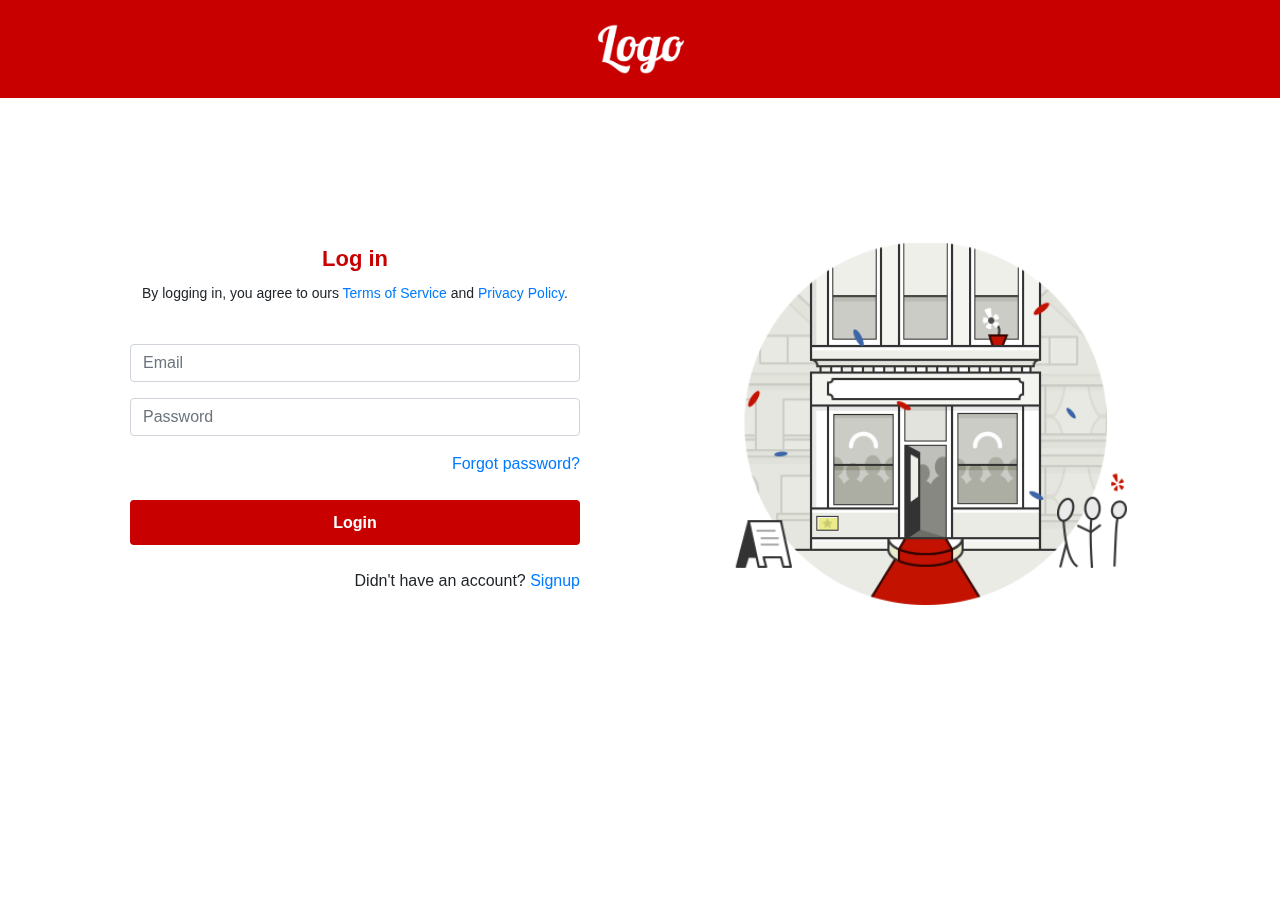
<file: login/index.html>
<!DOCTYPE html>
<html lang="en">
  <head>
    <meta charset="UTF-8" />
    <meta http-equiv="X-UA-Compatible" content="IE=edge" />
    <meta
      name="viewport"
      content="width=device-width, initial-scale=1 maximum-scale=1.0, user-scalable=no"
    />

    <link rel="stylesheet" href="../css/style.css" />
    <link
      rel="stylesheet"
      href="https://stackpath.bootstrapcdn.com/bootstrap/4.4.1/css/bootstrap.min.css"
      integrity="sha384-Vkoo8x4CGsO3+Hhxv8T/Q5PaXtkKtu6ug5TOeNV6gBiFeWPGFN9MuhOf23Q9Ifjh"
      crossorigin="anonymous"
    />
    <link href="https://unpkg.com/aos@2.3.1/dist/aos.css" rel="stylesheet" />

    <title>Login</title>
  </head>
  <body>
    <!-- header for login/signup -->
    <section
      class="
        header-signup-login
        py-3
        d-flex
        align-items-center
        justify-content-center
      "
      data-aos="fade-down"
    >
      <div class="logo-wrapper">
        <a href="../index.html">
          <img src="../assets/sample-logo.png" alt="Logo" />
        </a>
      </div>
    </section>

    <!-- form section -->

    <div class="container mt-md-5 mt-sm-3 pt-md-5 pt-sm-3">
      <div class="row">
        <!-- form column -->
        <div class="col-md-6 col-sm-12 mt-5">
          <div
            class="
              form-content
              d-flex
              flex-column
              align-items-center
              justify-content-center
            "
            data-aos="fade-left"
          >
            <h1 class="form-heading">Log in</h1>
            <p class="mx-auto mb-4 text-center">
              By logging in, you agree to ours
              <a href="#">Terms of Service </a> and
              <a href="#">Privacy Policy</a>.
            </p>
          </div>

          <div class="form-wrapper m-auto" data-aos="fade-left">
            <form>
              <div class="form-group my-3 pb4">
                <input
                  type="email"
                  class="form-control input-form-style"
                  id="emailaddresss"
                  aria-describedby="emailHelp"
                  placeholder="Email"
                />
              </div>
              <div class="form-group my-3 pb4">
                <input
                  type="password"
                  class="form-control input-form-style"
                  id="exampleInputPassword1"
                  placeholder="Password"
                />
              </div>
              <div class="d-flex justify-content-end align-items-center">
                <a href="#">Forgot password?</a>
              </div>

              <button
                type="submit"
                class="
                  submit-btn
                  d-flex
                  align-items-center
                  justify-content-center
                  my-4
                "
              >
                login
              </button>
            </form>
            <div class="d-flex justify-content-end align-items-center">
              <p>
                Didn't have an account?
                <a href="../signup/index.html">Signup</a>
              </p>
            </div>
          </div>
        </div>
        <!-- form img column -->
        <div class="col-md-6 col-sm-12 mt-5">
          <div
            class="
              form-img-wrapper
              w-100
              d-flex
              align-items-center
              justify-content-center
            "
            data-aos="fade-right"
          >
            <img
              class="w-75"
              src="../assets/login-signup-side-image.png"
              alt="form-img"
            />
          </div>
        </div>
      </div>
    </div>

    <!-- scripts -->
    <script src="https://unpkg.com/aos@2.3.1/dist/aos.js"></script>

    <script
      src="https://code.jquery.com/jquery-3.4.1.slim.min.js"
      integrity="sha384-J6qa4849blE2+poT4WnyKhv5vZF5SrPo0iEjwBvKU7imGFAV0wwj1yYfoRSJoZ+n"
      crossorigin="anonymous"
    ></script>
    <script
      src="https://cdn.jsdelivr.net/npm/popper.js@1.16.0/dist/umd/popper.min.js"
      integrity="sha384-Q6E9RHvbIyZFJoft+2mJbHaEWldlvI9IOYy5n3zV9zzTtmI3UksdQRVvoxMfooAo"
      crossorigin="anonymous"
    ></script>
    <script
      src="https://stackpath.bootstrapcdn.com/bootstrap/4.4.1/js/bootstrap.min.js"
      integrity="sha384-wfSDF2E50Y2D1uUdj0O3uMBJnjuUD4Ih7YwaYd1iqfktj0Uod8GCExl3Og8ifwB6"
      crossorigin="anonymous"
    ></script>
    <script src="../js/script.js"></script>
  </body>
</html>
</file>
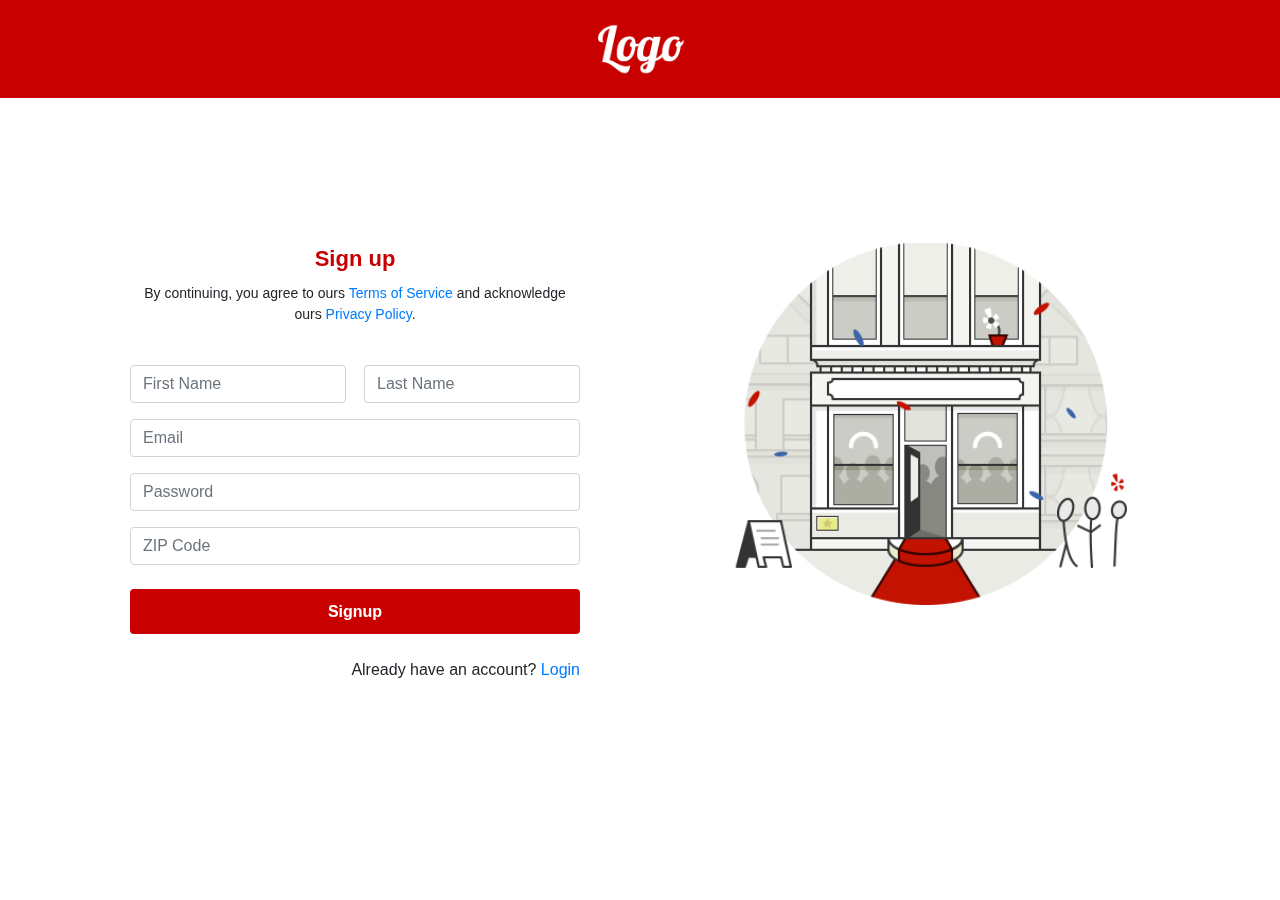
<file: signup/index.html>
<!DOCTYPE html>
<html lang="en">
  <head>
    <meta charset="UTF-8" />
    <meta http-equiv="X-UA-Compatible" content="IE=edge" />
    <meta
      name="viewport"
      content="width=device-width, initial-scale=1 maximum-scale=1.0, user-scalable=no"
    />

    <link rel="stylesheet" href="../css/style.css" />
    <link
      rel="stylesheet"
      href="https://stackpath.bootstrapcdn.com/bootstrap/4.4.1/css/bootstrap.min.css"
      integrity="sha384-Vkoo8x4CGsO3+Hhxv8T/Q5PaXtkKtu6ug5TOeNV6gBiFeWPGFN9MuhOf23Q9Ifjh"
      crossorigin="anonymous"
    />
    <link href="https://unpkg.com/aos@2.3.1/dist/aos.css" rel="stylesheet" />

    <title>Signup</title>
  </head>
  <body>
    <!-- header for login/signup -->
    <section
      class="
        header-signup-login
        py-3
        d-flex
        align-items-center
        justify-content-center
      "
      data-aos="fade-down"
    >
      <div class="logo-wrapper">
        <a href="../index.html">
          <img src="../assets/sample-logo.png" alt="Logo" />
        </a>
      </div>
    </section>

    <!-- form section -->

    <div class="container mt-md-5 mt-sm-3 pt-md-5 pt-sm-3">
      <div class="row">
        <!-- form column -->
        <div class="col-md-6 col-sm-12 mt-5">
          <div
            class="
              form-content
              d-flex
              flex-column
              align-items-center
              justify-content-center
            "
            data-aos="fade-left"
          >
            <h1 class="form-heading">Sign up</h1>
            <p class="mx-auto mb-4 text-center">
              By continuing, you agree to ours
              <a href="#">Terms of Service </a> and acknowledge ours
              <a href="#">Privacy Policy</a>.
            </p>
          </div>

          <div class="form-wrapper m-auto" data-aos="fade-left">
            <form>
              <div class="form-group my-3 pb4">
                <div class="full-name-wrapper">
                  <input
                    type="text"
                    class="form-control input-form-style"
                    id="first-name"
                    aria-describedby="emailHelp"
                    placeholder="First Name"
                  />
                  <input
                    type="text"
                    class="form-control input-form-style"
                    id="last-name"
                    aria-describedby="emailHelp"
                    placeholder="Last Name"
                  />
                </div>
              </div>
              <div class="form-group my-3 pb4">
                <input
                  type="email"
                  class="form-control input-form-style"
                  id="emailaddresss"
                  aria-describedby="emailHelp"
                  placeholder="Email"
                />
              </div>
              <div class="form-group my-3 pb4">
                <input
                  type="password"
                  class="form-control input-form-style"
                  id="exampleInputPassword1"
                  placeholder="Password"
                />
              </div>

              <div class="form-group my-3 pb4">
                <input
                  type="text"
                  class="form-control input-form-style"
                  id="zipcode"
                  placeholder="ZIP Code"
                />
              </div>

              <button
                type="submit"
                class="
                  submit-btn
                  d-flex
                  align-items-center
                  justify-content-center
                  my-4
                "
              >
                Signup
              </button>
            </form>
            <div class="d-flex justify-content-end align-items-center">
              <p>
                Already have an account? <a href="../login/index.html">Login</a>
              </p>
            </div>
          </div>
        </div>
        <!-- form img column -->
        <div class="col-md-6 col-sm-12 mt-5">
          <div
            class="
              form-img-wrapper
              w-100
              d-flex
              align-items-center
              justify-content-center
            "
            data-aos="fade-right"
          >
            <img
              class="w-75"
              src="../assets/login-signup-side-image.png"
              alt="form-img"
            />
          </div>
        </div>
      </div>
    </div>

    <!-- scripts -->
    <script src="https://unpkg.com/aos@2.3.1/dist/aos.js"></script>

    <script
      src="https://code.jquery.com/jquery-3.4.1.slim.min.js"
      integrity="sha384-J6qa4849blE2+poT4WnyKhv5vZF5SrPo0iEjwBvKU7imGFAV0wwj1yYfoRSJoZ+n"
      crossorigin="anonymous"
    ></script>
    <script
      src="https://cdn.jsdelivr.net/npm/popper.js@1.16.0/dist/umd/popper.min.js"
      integrity="sha384-Q6E9RHvbIyZFJoft+2mJbHaEWldlvI9IOYy5n3zV9zzTtmI3UksdQRVvoxMfooAo"
      crossorigin="anonymous"
    ></script>
    <script
      src="https://stackpath.bootstrapcdn.com/bootstrap/4.4.1/js/bootstrap.min.js"
      integrity="sha384-wfSDF2E50Y2D1uUdj0O3uMBJnjuUD4Ih7YwaYd1iqfktj0Uod8GCExl3Og8ifwB6"
      crossorigin="anonymous"
    ></script>
    <script src="../js/script.js"></script>
  </body>
</html>
</file>
<file: css/style.css>
/* Default styles */
body {
  width: 100%;
  margin: 0 !important;
  padding: 0;
  font-family: Arial, Helvetica, sans-serif !important;
}

a:hover {
  color: #c82900 !important;
  text-decoration: none !important;
}

.modal-body form textarea:focus {
  color: #495057;
  background-color: #fff;
  border-color: #c82900;
  outline: 0 !important;
  box-shadow: 0 0 0 0.2rem rgb(200 41 0 / 25%);
}

.modal-submit-btn {
  background-color: #c80000;
  border: transparent;
  height: 38px;
  color: #fff;
  font-weight: normal;
  text-transform: capitalize;
  border-radius: 4px;
}

.modal-submit-btn:hover {
  background-color: #c80000ba;
}

.modal-submit-btn:focus {
  outline: none;
}

.rate {
  float: left;
  padding: 5px 0;
}
.rate:not(:checked) > input {
  position: absolute;
  top: -9999px;
}
.rate:not(:checked) > label {
  float: right;
  width: 1em;
  overflow: hidden;
  white-space: nowrap;
  cursor: pointer;
  font-size: 30px;
  color: #ccc;
}
.rate:not(:checked) > label:before {
  content: "★ ";
}
.rate > input:checked ~ label {
  color: #c80000;
}
.rate:not(:checked) > label:hover,
.rate:not(:checked) > label:hover ~ label {
  color: #c82900;
}
.rate > input:checked + label:hover,
.rate > input:checked + label:hover ~ label,
.rate > input:checked ~ label:hover,
.rate > input:checked ~ label:hover ~ label,
.rate > label:hover ~ input:checked ~ label {
  color: #d32323;
}

/* navbar styles */
.custom-navbar {
  padding-top: 20px !important;
}

.custom-navbar ul li a {
  color: #fff !important;
}

.custom-navbar .navbar-toggler {
  color: #fff !important;
}

.custom-navbar ul li a:hover {
  color: #fff !important;
  text-decoration: underline !important;
}

.nav-buttons {
  display: flex;
  justify-content: space-between;
  width: 100%;
  max-width: 250px;
}

.nav-buttons a {
  background: transparent;
  box-shadow: none;
  border-radius: 4px;
  border: 2px solid #fff;
  width: 48%;
  height: 45px;
  display: flex;
  justify-content: center;
  align-items: center;
  color: #fff !important;
  transition: all 0.6s;
}

.nav-buttons a:hover {
  background: #fff;
  color: #000 !important;
}

/* home hero-section styles */
.hero-sec {
  background: url("../assets/hero-sec-bg.jpg") no-repeat;
  background-position: 100%;
  background-size: cover;
  min-height: 600px;
}

/* hero-sec-find form styles */
.find-form-wrapper {
  display: flex;
  min-width: 100%;
}

.prof-input-wrapper {
  border-radius: 4px 0 0 4px;
  position: relative;
  background: #fff;
  padding: 11px;
  flex: 1;
}

.prof-input-wrapper::after {
  content: "";
  position: absolute;
  top: 8px;
  right: 0;
  bottom: 8px;
  width: 1px;
  background-color: #ccc;
}

.prof-input-wrapper span {
  margin-right: 12px;
  color: #666;
  font-weight: 800;
  font-size: 18px;
}

.prof-input-wrapper input {
  border: transparent;
  width: 100%;
  max-width: 70%;
}

.prof-input-wrapper input:focus {
  outline: none !important;
}

.location-input-wrapper {
  border-radius: 0 4px 4px 0;
  position: relative;
  background: #fff;
  padding: 11px;
  width: 50%;
}

.location-input-wrapper span {
  margin-right: 12px;
  color: #666;
  font-weight: 800;
  font-size: 18px;
}

.location-input-wrapper input {
  border: transparent;
  width: 100%;
  max-width: 70%;
}

.location-input-wrapper input:focus {
  outline: none !important;
}

.find-form-submit {
  position: absolute;
  right: 0;
  top: 0;
  bottom: 0;
  width: 64px;
}

.find-form-submit button {
  border-radius: 0 4px 4px 0;
  border: 0;
  background: #d32323;
  width: 100%;
  max-width: 64px;
  height: 49px;
  display: flex;
  justify-content: center;
  align-items: center;
  box-shadow: none;
}

.find-form-submit button img {
  width: 48px;
}

/* best business in the town styles */
.business-sec-styles {
  background: #f5f5f5;
}

.business-heading {
  color: #c80000;
  font-size: 30px;
}

.card-wrapper:hover .card {
  box-shadow: 0 6px 12px rgb(0 0 0 / 10%);
}

.card-wrapper:hover .card-info-title {
  color: #c80000;
}

.card-wrapper .card {
  border-radius: 4px;
}

.card-wrapper .card-body {
  padding: 10px 5px;
}

.card-info-title {
  padding: 10px 5px;
}

.card-info-title a {
  font-size: 17px;
  font-weight: 700;
  line-height: 1.5;
  color: #3a3a3a;
}

.review-btn {
  background: #c82900;
  width: 100%;
  max-width: 170px;
  height: 40px;
  border-radius: 4px;
  border: 1px solid #c82900;
  display: flex;
  justify-content: center;
  align-items: center;
  color: #fff;
  font-size: 14px;
  font-weight: 800;
  cursor: pointer;
}

.card-wrapper:hover .review-btn {
  color: #c82900;
  background-color: #fff;
  border: 1px solid #c82900;
}

.review-btn span {
  margin-right: 7px;
}

/* login-signup navbar styles */
.header-signup-login {
  background-color: #c80000;
}

.logo-wrapper-responsive img {
  width: 70px;
}

.logo-wrapper-hero img {
  width: 200px;
}

.logo-wrapper img {
  width: 110px;
}

/* login-signup page styles */
.form-content p {
  max-width: 450px;
  font-size: 14px;
}

.form-heading {
  font-size: 22px;
  color: #c80000;
  font-weight: 700;
  line-height: 1.5;
}

.form-wrapper {
  max-width: 450px;
}

.full-name-wrapper {
  display: flex;
  justify-content: space-between;
}

.full-name-wrapper input {
  width: 48%;
}

.form-control.input-form-style:focus {
  color: #495057;
  background-color: #fff;
  border-color: #c82900;
  outline: 0 !important;
  box-shadow: 0 0 0 0.2rem rgb(200 41 0 / 25%);
}

.submit-btn {
  max-width: 450px;
  width: 100%;
  background-color: #c80000;
  border: transparent;
  height: 45px;
  color: #fff;
  font-weight: 600;
  text-transform: capitalize;
  border-radius: 4px;
}

.submit-btn:hover {
  background-color: #c80000ba;
}

.submit-btn:focus {
  outline: none;
}

/* Media Query */

@media (min-width: 768px) {
  .logo-wrapper-responsive {
    display: none;
  }
  .find-form-submit-responsive {
    display: none;
  }
}

@media (max-width: 767px) {
  .custom-navbar {
    padding-top: 0;
  }
  .nav-buttons {
    max-width: 100%;
  }
  .custom-navbar.bg-transparent {
    background-color: #ffffffad !important;
  }
  .find-form-wrapper {
    flex-direction: column;
  }
  .prof-input-wrapper,
  .location-input-wrapper {
    margin: 10px 0;
    width: 100%;
    border-radius: 4px;
  }
  .find-form-submit {
    display: none;
  }
  .find-form-submit-responsive {
    display: flex;
    justify-content: flex-end;
    align-items: center;
  }
  .find-form-submit-responsive button {
    border-radius: 4px;
    border: 0;
    background: #d32323;
    color: #fff;
    width: 100%;
    max-width: 50%;
    height: 49px;
    display: flex;
    justify-content: center;
    align-items: center;
    box-shadow: none;
  }
  .full-name-wrapper {
    flex-direction: column;
  }

  .full-name-wrapper input {
    width: 100%;
    margin: 8px 0;
  }
  .full-name-wrapper input:last-child {
    margin-bottom: 0 !important;
  }
}
</file>
